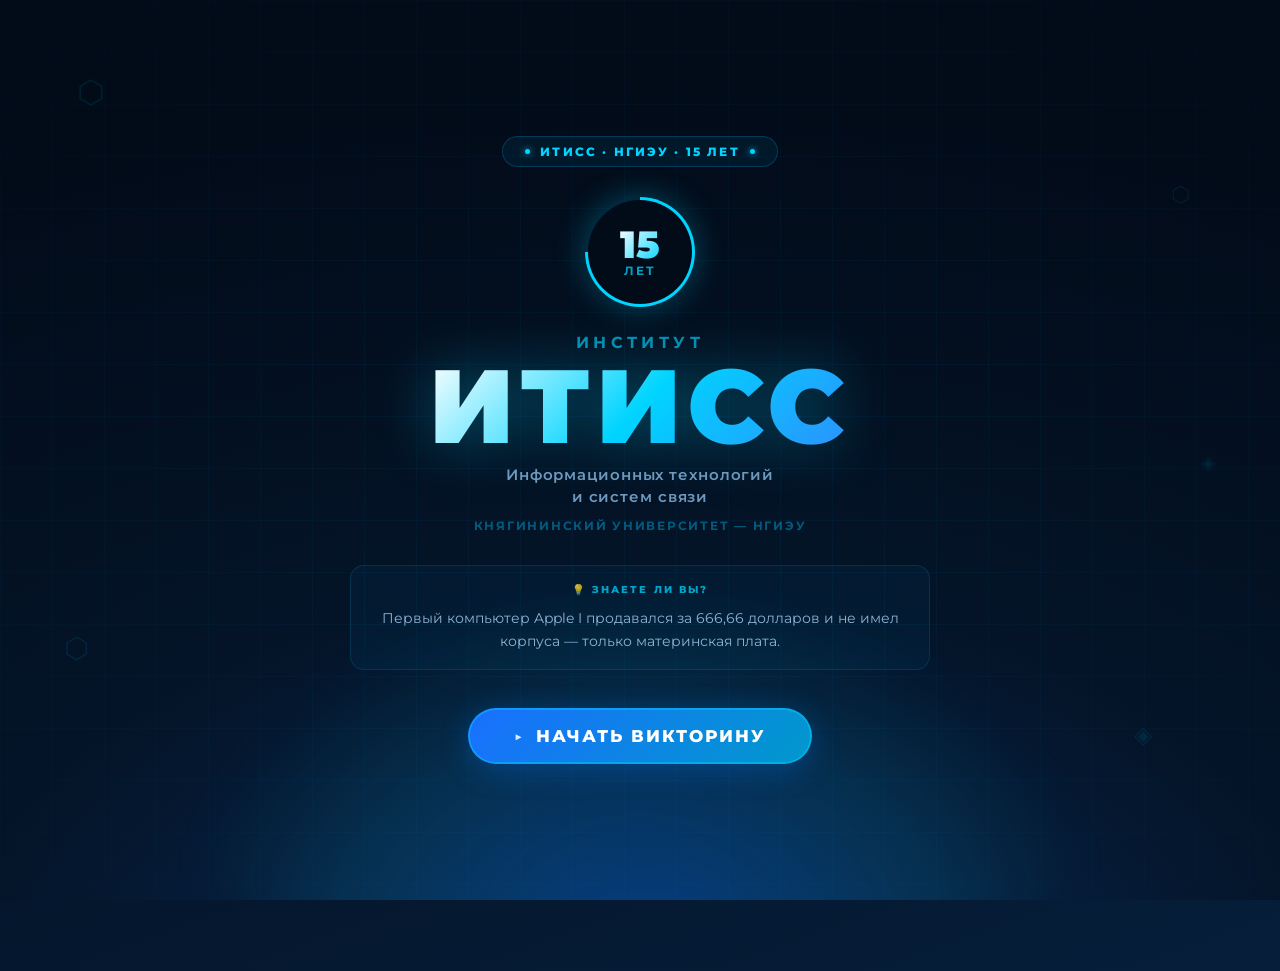
<file: index.html>
<!DOCTYPE html>
<html lang="ru">
<head>
  <meta charset="UTF-8" />
  <meta name="viewport" content="width=device-width, initial-scale=1.0" />
  <title>ИТИСС — Викторина к 15-летию института</title>
  <link rel="preconnect" href="https://fonts.googleapis.com">
  <link rel="preconnect" href="https://fonts.gstatic.com" crossorigin>
  <link href="https://fonts.googleapis.com/css2?family=Montserrat:wght@400;600;700;800;900&family=Share+Tech+Mono&display=swap" rel="stylesheet">
  <link rel="stylesheet" href="styles.css">
</head>
<body>

  <!-- ═══════════ SPLASH ═══════════ -->
  <div id="splash">

    <!-- Электрические сигналы на фоне (до клика) -->
    <div class="splash-signals" id="splashSignals">
      <div class="sig sig--1"></div>
      <div class="sig sig--2"></div>
      <div class="sig sig--3"></div>
      <div class="sig sig--4"></div>
      <div class="sig sig--5"></div>
      <div class="sig sig--6"></div>
      <div class="sig sig--7"></div>
    </div>

    <!-- Сетка / схема на фоне -->
    <div class="splash-grid"></div>
    <div class="splash-glow"></div>

    <!-- Плавающие иконки технологий -->
    <div class="tech-float tf--1">⬡</div>
    <div class="tech-float tf--2">⬡</div>
    <div class="tech-float tf--3">⬡</div>
    <div class="tech-float tf--4">◈</div>
    <div class="tech-float tf--5">◈</div>

    <div class="splash-content">
      <div class="splash-badge">
        <span class="badge-dot"></span>
        ИТИСС · НГИЭУ · 15 лет
        <span class="badge-dot"></span>
      </div>

      <div class="splash-logo-wrap">
        <div class="splash-logo-ring">
          <div class="splash-logo-inner">
            <span class="splash-logo-num">15</span>
            <span class="splash-logo-years">лет</span>
          </div>
        </div>
      </div>

      <h1 class="splash-title">
        <span class="splash-title__top">Институт</span>
        <span class="splash-title__main">ИТиСС</span>
        <span class="splash-title__sub">Информационных технологий<br>и систем связи</span>
      </h1>

      <p class="splash-uni">Княгининский университет — НГИЭУ</p>

      <div class="splash-fact-wrap">
        <div class="splash-fact" id="splashFact">
          <span class="splash-fact-label">💡 Знаете ли вы?</span>
          <span id="factText"></span>
        </div>
      </div>

      <button class="splash-launch" id="launchBtn">
        <span class="launch-icon">▶</span>
        <span class="launch-text">Начать викторину</span>
        <span class="launch-pulse"></span>
      </button>
    </div>
  </div>

  <!-- ═══════════ TRANSITION ═══════════ -->
  <div id="transition" class="transition">
    <div class="t-lines-wrap">
      <div class="t-line tl--1"></div>
      <div class="t-line tl--2"></div>
      <div class="t-line tl--3"></div>
      <div class="t-line tl--4"></div>
      <div class="t-line tl--5"></div>
      <div class="t-line tl--6"></div>
      <div class="t-line tl--7"></div>
      <div class="t-line tl--8"></div>
      <div class="t-line tl--9"></div>
      <div class="t-line tl--10"></div>
      <div class="t-line tl--11"></div>
      <div class="t-line tl--12"></div>
    </div>
    <div class="t-flash"></div>
  </div>

  <!-- ═══════════ GAME ═══════════ -->
  <div id="game-area">

    <!-- Фоновые элементы игровой зоны -->
    <div class="game-grid-bg"></div>
    <div class="game-glow-bg"></div>

    <!-- Тихие сигналы на фоне игры -->
    <div class="game-sig gsig--1"></div>
    <div class="game-sig gsig--2"></div>
    <div class="game-sig gsig--3"></div>

    <main class="app">
      <header class="hero">
        <div class="hero__badge">
          <span class="hero__badge-dot"></span>
          ИТИСС · 15 лет · Викторина
          <span class="hero__badge-dot"></span>
        </div>
        <h1 class="hero__title">Институт ИТиСС</h1>
        <p class="hero__sub">Информационных технологий и систем связи · НГИЭУ</p>
        <div class="hero__divider">
          <span></span>
          <span class="hero__divider-icon">⬡</span>
          <span></span>
        </div>
      </header>

      <section id="teams-section" class="panel teams-panel"></section>
      <section id="board-section" class="panel board-panel"></section>
      <section id="question-overlay" class="question-overlay hidden"></section>
      <section id="final-section" class="panel final-panel hidden"></section>
    </main>
  </div>

  <script src="config.js"></script>
  <script src="splash.js"></script>
  <script src="game.js"></script>
</body>
</html>
</file>
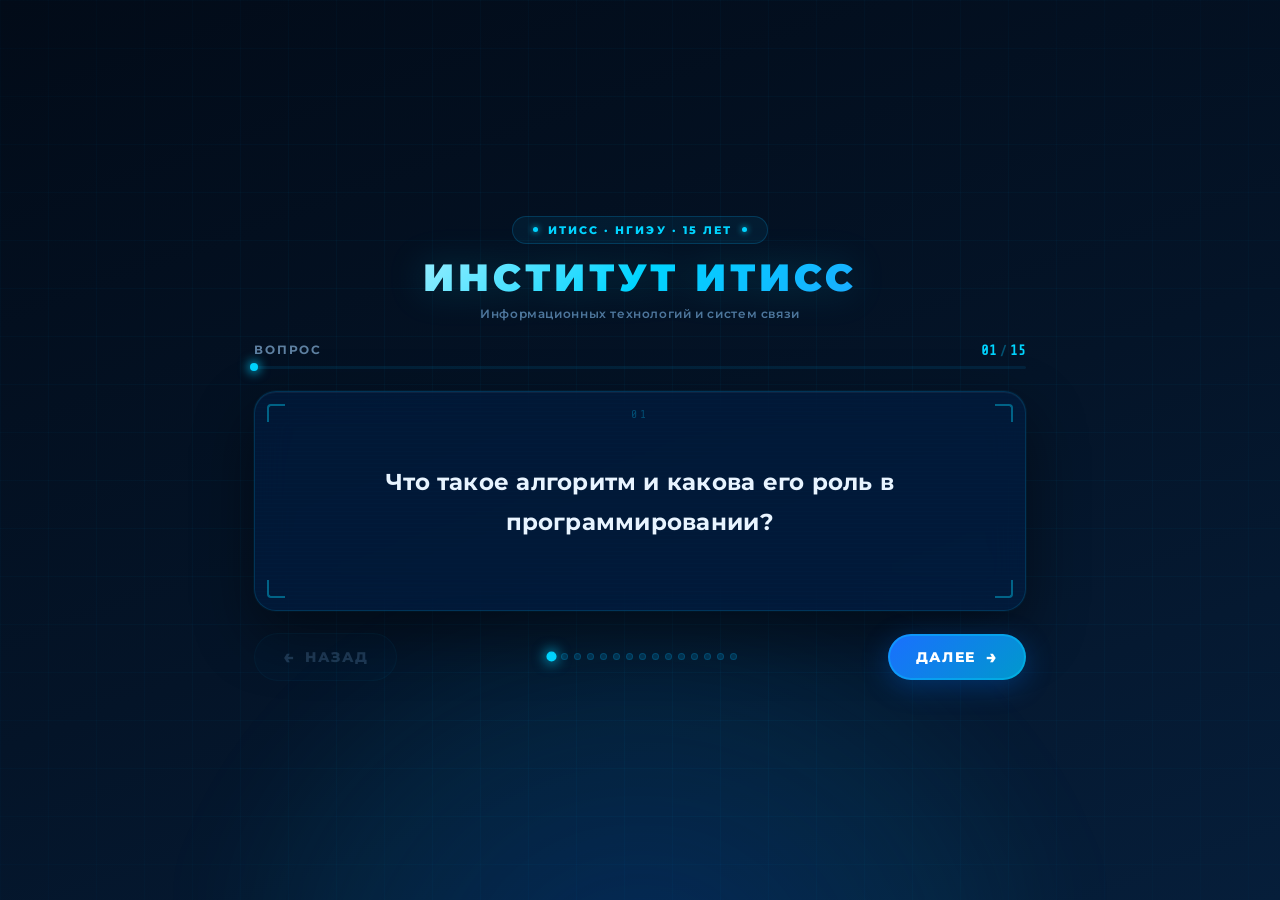
<file: ITISSday/index.html>
<!DOCTYPE html>
<html lang="ru">
<head>
  <meta charset="UTF-8" />
  <meta name="viewport" content="width=device-width, initial-scale=1.0" />
  <title>ИТИСС — Вопросы</title>
  <link rel="preconnect" href="https://fonts.googleapis.com">
  <link rel="preconnect" href="https://fonts.gstatic.com" crossorigin>
  <link href="https://fonts.googleapis.com/css2?family=Montserrat:wght@400;600;700;800;900&family=Share+Tech+Mono&display=swap" rel="stylesheet">
  <link rel="stylesheet" href="styles.css">
</head>
<body>

  <!-- ═══════════ ФОНОВЫЕ ЭЛЕМЕНТЫ ═══════════ -->
  <div class="bg-grid"></div>
  <div class="bg-glow"></div>

  <!-- Фоновые электрические сигналы -->
  <div class="bg-signals">
    <div class="bsig bsig--1"></div>
    <div class="bsig bsig--2"></div>
    <div class="bsig bsig--3"></div>
    <div class="bsig bsig--4"></div>
    <div class="bsig bsig--5"></div>
    <div class="bsig bsig--6"></div>
  </div>

  <!-- ═══════════ TRANSITION OVERLAY ═══════════ -->
  <div id="transition" class="transition">
    <div class="t-lines-wrap" id="tLinesWrap"></div>
    <div class="t-flash"></div>
  </div>

  <!-- ═══════════ ОСНОВНОЙ ЭКРАН ═══════════ -->
  <div class="app" id="app">

    <!-- Шапка -->
    <header class="app-header">
      <div class="header-badge">
        <span class="badge-dot"></span>
        ИТИСС · НГИЭУ · 15 лет
        <span class="badge-dot"></span>
      </div>
      <h1 class="header-title">Институт ИТиСС</h1>
      <p class="header-sub">Информационных технологий и систем связи</p>
    </header>

    <!-- Прогресс -->
    <div class="progress-wrap">
      <div class="progress-meta">
        <span class="progress-label">Вопрос</span>
        <span class="progress-counter">
          <span id="qCurrent" class="mono">1</span>
          <span class="progress-sep">/</span>
          <span id="qTotal"   class="mono">?</span>
        </span>
      </div>
      <div class="progress-bar-track">
        <div class="progress-bar-fill" id="progressFill"></div>
        <div class="progress-bar-glow" id="progressGlow"></div>
      </div>
    </div>

    <!-- Карточка вопроса -->
    <div class="card-wrap">
      <div class="card" id="questionCard">

        <!-- Декоративный угол -->
        <div class="card-corner card-corner--tl"></div>
        <div class="card-corner card-corner--tr"></div>
        <div class="card-corner card-corner--bl"></div>
        <div class="card-corner card-corner--br"></div>

        <!-- Номер вопроса -->
        <div class="card-num" id="cardNum">01</div>

        <!-- Текст вопроса -->
        <div class="card-text" id="cardText">
          Загрузка...
        </div>

        <!-- Сканлайн-декор -->
        <div class="card-scanline"></div>
      </div>
    </div>

    <!-- Навигация -->
    <div class="nav-wrap">

      <!-- Кнопка назад -->
      <button class="nav-btn nav-btn--prev" id="prevBtn" disabled>
        <span class="nav-btn__arrow">←</span>
        <span class="nav-btn__label">Назад</span>
      </button>

      <!-- Центральный индикатор -->
      <div class="nav-dots" id="navDots"></div>

      <!-- Кнопка вперёд -->
      <button class="nav-btn nav-btn--next" id="nextBtn">
        <span class="nav-btn__label">Далее</span>
        <span class="nav-btn__arrow">→</span>
        <span class="nav-btn__pulse"></span>
      </button>

    </div>

    <!-- Экран завершения -->
    <div class="finish-screen hidden" id="finishScreen">
      <div class="finish-icon">⬡</div>
      <div class="finish-title">Все вопросы пройдены</div>
      <div class="finish-sub">Сессия завершена успешно</div>
      <button class="finish-restart" id="restartBtn">
        <span>↺</span> Начать заново
      </button>
    </div>

  </div>

  <script src="questions.js"></script>
  <script src="app.js"></script>
</body>
</html>
</file>
<file: styles.css>
/* ══════════════════════════════════════
   RESET & VARIABLES
   ══════════════════════════════════════ */
* { box-sizing: border-box; margin: 0; padding: 0; }

:root {
  /* Основная палитра — технологичный тёмно-синий */
  --bg-deep:   #020b18;
  --bg-mid:    #041428;
  --bg-top:    #061e3a;

  /* Акценты */
  --cyan:      #00d4ff;
  --cyan-dim:  #0099cc;
  --blue:      #1a6fff;
  --blue-soft: #2d8fff;
  --teal:      #00f5c8;
  --purple:    #7b5fff;
  --gold:      #ffc93c;
  --gold-2:    #ff9f00;
  --green:     #00e676;
  --red:       #ff4560;
  --pink:      #ff5fcb;

  /* UI */
  --card:      rgba(0, 180, 255, 0.05);
  --card-2:    rgba(0, 180, 255, 0.09);
  --border:    rgba(0, 200, 255, 0.15);
  --border-2:  rgba(0, 200, 255, 0.28);
  --text:      #e8f4ff;
  --muted:     rgba(180, 215, 255, 0.60);

  --shadow:    0 20px 55px rgba(0, 0, 0, 0.45);
  --glow-c:    0 0 24px rgba(0, 212, 255, 0.18);
  --radius:    20px;
}

body {
  font-family: "Montserrat", sans-serif;
  background: linear-gradient(160deg, var(--bg-deep), var(--bg-mid), var(--bg-top));
  color: var(--text);
  min-height: 100vh;
  overflow-x: hidden;
}

.hidden { display: none !important; }


/* ══════════════════════════════════════
   SPLASH SCREEN
   ══════════════════════════════════════ */
#splash {
  position: fixed;
  inset: 0;
  z-index: 100;
  display: flex;
  align-items: center;
  justify-content: center;
  background: radial-gradient(ellipse 120% 100% at 50% 110%,
    #0a2a55 0%, #041428 45%, #020b18 100%);
  overflow: hidden;
  transition: opacity 0.55s ease;
}

#splash.hide {
  opacity: 0;
  pointer-events: none;
}

/* ── Сетка на фоне splash ── */
.splash-grid {
  position: absolute;
  inset: 0;
  pointer-events: none;
  background-image:
    linear-gradient(rgba(0, 180, 255, 0.045) 1px, transparent 1px),
    linear-gradient(90deg, rgba(0, 180, 255, 0.045) 1px, transparent 1px);
  background-size: 52px 52px;
  mask-image: radial-gradient(ellipse 90% 90% at 50% 50%, black 30%, transparent 100%);
}

/* ── Свечение снизу splash ── */
.splash-glow {
  position: absolute;
  bottom: -120px;
  left: 50%;
  transform: translateX(-50%);
  width: 900px;
  height: 420px;
  border-radius: 50%;
  background: radial-gradient(ellipse at 50% 80%,
    rgba(0, 120, 255, 0.28) 0%,
    rgba(0, 212, 255, 0.10) 45%,
    transparent 72%);
  filter: blur(28px);
  pointer-events: none;
}

/* ══ ЭЛЕКТРИЧЕСКИЕ СИГНАЛЫ НА SPLASH (до клика) ══
   Горизонтальные "волны" — проходят слева направо
   в разных вертикальных позициях                   */
.splash-signals {
  position: absolute;
  inset: 0;
  pointer-events: none;
  overflow: hidden;
}

/* Базовый стиль сигнала — тонкая горизонтальная черта с ярким "пакетом" */
.sig {
  position: absolute;
  left: -320px;
  height: 1.5px;
  width: 280px;
  border-radius: 1px;
  /* тело сигнала — градиент: нарастает, ярко, спадает */
  background: linear-gradient(
    90deg,
    transparent 0%,
    rgba(0, 180, 255, 0.18) 15%,
    rgba(0, 220, 255, 0.55) 45%,
    rgba(0, 180, 255, 0.18) 75%,
    transparent 100%
  );
  opacity: 0;
  /* дополнительная "искра" на переднем фронте */
}

.sig::after {
  content: '';
  position: absolute;
  right: 0;
  top: 50%;
  transform: translateY(-50%);
  width: 6px;
  height: 6px;
  border-radius: 50%;
  background: rgba(0, 230, 255, 0.80);
  box-shadow: 0 0 8px 3px rgba(0, 210, 255, 0.55);
}

/* Вертикальные позиции и индивидуальные параметры */
.sig--1 { top: 11%;  animation: sig-run 6.5s linear infinite 0.0s; width: 220px; }
.sig--2 { top: 24%;  animation: sig-run 8.2s linear infinite 1.4s; width: 300px; opacity: 0; }
.sig--3 { top: 38%;  animation: sig-run 5.8s linear infinite 3.1s; width: 250px; opacity: 0; }
.sig--4 { top: 52%;  animation: sig-run 7.4s linear infinite 0.7s; width: 190px; opacity: 0; }
.sig--5 { top: 65%;  animation: sig-run 9.0s linear infinite 2.3s; width: 340px; opacity: 0; }
.sig--6 { top: 78%;  animation: sig-run 6.1s linear infinite 4.5s; width: 260px; opacity: 0; }
.sig--7 { top: 88%;  animation: sig-run 7.8s linear infinite 1.9s; width: 210px; opacity: 0; }

@keyframes sig-run {
  0%   { left: -340px; opacity: 0; }
  4%   { opacity: 1; }
  90%  { opacity: 0.7; }
  100% { left: calc(100% + 60px); opacity: 0; }
}

/* ── Плавающие tech-иконки ── */
.tech-float {
  position: absolute;
  font-size: 1.6rem;
  color: rgba(0, 200, 255, 0.10);
  pointer-events: none;
  animation: tf-float 18s ease-in-out infinite;
  user-select: none;
}

.tf--1 { top: 8%;  left: 6%;  animation-duration: 17s; animation-delay: 0s;   font-size: 2rem; }
.tf--2 { top: 20%; right: 7%; animation-duration: 22s; animation-delay: 3s;   font-size: 1.4rem; }
.tf--3 { top: 70%; left: 5%;  animation-duration: 19s; animation-delay: 6s;   font-size: 1.8rem; }
.tf--4 { top: 50%; right: 5%; animation-duration: 24s; animation-delay: 1.5s; font-size: 1.2rem; }
.tf--5 { top: 80%; right: 10%;animation-duration: 16s; animation-delay: 8s;   font-size: 1.5rem; }

@keyframes tf-float {
  0%, 100% { transform: translateY(0) rotate(0deg); }
  33%       { transform: translateY(-16px) rotate(8deg); }
  66%       { transform: translateY(10px) rotate(-6deg); }
}

/* ── Контент splash ── */
.splash-content {
  position: relative;
  z-index: 2;
  text-align: center;
  padding: 24px 20px;
  max-width: 760px;
  width: 100%;
}

/* Badge */
.splash-badge {
  display: inline-flex;
  align-items: center;
  gap: 10px;
  padding: 7px 22px;
  background: rgba(0, 180, 255, 0.07);
  border: 1px solid rgba(0, 180, 255, 0.22);
  border-radius: 999px;
  font-size: 0.75rem;
  font-weight: 800;
  letter-spacing: 0.18em;
  text-transform: uppercase;
  color: var(--cyan);
  margin-bottom: 30px;
  animation: sp-in 0.9s ease 0.1s both;
}

.badge-dot {
  width: 5px;
  height: 5px;
  border-radius: 50%;
  background: var(--cyan);
  box-shadow: 0 0 6px var(--cyan);
  animation: dot-blink 1.6s ease-in-out infinite;
}

@keyframes dot-blink {
  0%, 100% { opacity: 1; }
  50%       { opacity: 0.2; }
}

/* Логотип "15 лет" */
.splash-logo-wrap {
  display: flex;
  justify-content: center;
  margin-bottom: 26px;
  animation: sp-in 0.9s ease 0.25s both;
}

.splash-logo-ring {
  width: 110px;
  height: 110px;
  border-radius: 50%;
  background: conic-gradient(
    var(--cyan) 0deg 270deg,
    rgba(0, 180, 255, 0.12) 270deg 360deg
  );
  padding: 3px;
  box-shadow: 0 0 32px rgba(0, 212, 255, 0.30), inset 0 0 20px rgba(0, 212, 255, 0.08);
  animation: logo-spin 12s linear infinite;
}

@keyframes logo-spin {
  to { transform: rotate(360deg); }
}

.splash-logo-inner {
  width: 100%;
  height: 100%;
  border-radius: 50%;
  background: var(--bg-deep);
  display: flex;
  flex-direction: column;
  align-items: center;
  justify-content: center;
  /* counter-rotate so text stays upright */
  animation: logo-spin-rev 12s linear infinite;
}

@keyframes logo-spin-rev {
  to { transform: rotate(-360deg); }
}

.splash-logo-num {
  font-size: 2.4rem;
  font-weight: 900;
  line-height: 1;
  background: linear-gradient(135deg, #fff, var(--cyan));
  -webkit-background-clip: text;
  -webkit-text-fill-color: transparent;
}

.splash-logo-years {
  font-size: 0.72rem;
  font-weight: 700;
  letter-spacing: 0.18em;
  text-transform: uppercase;
  color: var(--cyan);
  opacity: 0.75;
}

/* Заголовок */
.splash-title {
  display: flex;
  flex-direction: column;
  align-items: center;
  gap: 2px;
  margin-bottom: 10px;
  animation: sp-in 0.9s ease 0.4s both;
}

.splash-title__top {
  font-size: clamp(0.85rem, 2.2vw, 1rem);
  font-weight: 700;
  letter-spacing: 0.28em;
  text-transform: uppercase;
  color: rgba(0, 212, 255, 0.65);
}

.splash-title__main {
  font-size: clamp(3.2rem, 11vw, 6.5rem);
  font-weight: 900;
  letter-spacing: 0.06em;
  line-height: 1;
  text-transform: uppercase;
  background: linear-gradient(135deg, #ffffff 0%, var(--cyan) 50%, var(--blue-soft) 100%);
  -webkit-background-clip: text;
  -webkit-text-fill-color: transparent;
  filter: drop-shadow(0 0 30px rgba(0, 212, 255, 0.35));
}

.splash-title__sub {
  font-size: clamp(0.72rem, 1.8vw, 0.92rem);
  font-weight: 600;
  letter-spacing: 0.06em;
  color: rgba(160, 210, 255, 0.70);
  line-height: 1.5;
  margin-top: 4px;
}

.splash-uni {
  font-size: 0.78rem;
  font-weight: 700;
  letter-spacing: 0.14em;
  text-transform: uppercase;
  color: rgba(0, 200, 255, 0.40);
  margin-bottom: 32px;
  animation: sp-in 0.9s ease 0.55s both;
}

/* Facts */
.splash-fact-wrap {
  min-height: 90px;
  display: flex;
  align-items: center;
  justify-content: center;
  margin-bottom: 38px;
  animation: sp-in 0.9s ease 0.7s both;
}

.splash-fact {
  padding: 16px 22px;
  background: rgba(0, 150, 220, 0.06);
  border: 1px solid rgba(0, 180, 255, 0.14);
  border-radius: 14px;
  font-size: 0.86rem;
  color: rgba(180, 220, 255, 0.78);
  line-height: 1.65;
  max-width: 580px;
  transition: opacity 0.6s ease, transform 0.6s ease;
}

.splash-fact.fading {
  opacity: 0;
  transform: translateY(8px);
}

.splash-fact-label {
  display: block;
  font-size: 0.64rem;
  font-weight: 800;
  letter-spacing: 0.20em;
  text-transform: uppercase;
  color: var(--cyan);
  margin-bottom: 8px;
  opacity: 0.75;
}

/* Кнопка запуска */
.splash-launch {
  position: relative;
  display: inline-flex;
  align-items: center;
  gap: 12px;
  padding: 18px 46px;
  background: linear-gradient(135deg, var(--blue) 0%, var(--cyan-dim) 100%);
  color: #fff;
  font-family: inherit;
  font-size: 1.05rem;
  font-weight: 800;
  letter-spacing: 0.12em;
  text-transform: uppercase;
  border: none;
  border-radius: 60px;
  cursor: pointer;
  overflow: hidden;
  transition: transform 0.28s ease, box-shadow 0.28s ease;
  box-shadow: 0 6px 30px rgba(0, 120, 255, 0.30), 0 0 0 0 rgba(0, 212, 255, 0);
  animation: sp-in 0.9s ease 0.9s both;
}

.splash-launch:hover {
  transform: translateY(-3px) scale(1.03);
  box-shadow: 0 10px 42px rgba(0, 140, 255, 0.40), 0 0 0 6px rgba(0, 212, 255, 0.08);
}

.splash-launch:active {
  transform: translateY(-1px) scale(1.01);
}

.launch-icon {
  font-size: 0.9rem;
  opacity: 0.85;
}

/* Пульсирующее кольцо кнопки */
.launch-pulse {
  position: absolute;
  inset: 0;
  border-radius: 60px;
  border: 2px solid rgba(0, 212, 255, 0.4);
  animation: pulse-ring 2.4s ease-in-out infinite;
  pointer-events: none;
}

@keyframes pulse-ring {
  0%   { transform: scale(1);    opacity: 0.6; }
  60%  { transform: scale(1.06); opacity: 0;   }
  100% { transform: scale(1.06); opacity: 0;   }
}

@keyframes sp-in {
  from { opacity: 0; transform: translateY(20px); }
  to   { opacity: 1; transform: translateY(0); }
}


/* ══════════════════════════════════════
   TRANSITION — ПОЛОСЫ СНИЗУ ВВЕРХ
   ══════════════════════════════════════ */
.transition {
  position: fixed;
  inset: 0;
  z-index: 200;
  pointer-events: none;
  opacity: 0;
  visibility: hidden;
}

.transition.active {
  opacity: 1;
  visibility: visible;
}

/* Обёртка всех полос */
.t-lines-wrap {
  position: absolute;
  inset: 0;
  display: flex;
  align-items: flex-end;    /* полосы "растут" снизу */
  gap: 0;
  overflow: hidden;
}

/* Каждая полоса — вертикальный столбец, заполняется снизу вверх */
.t-line {
  flex: 1;
  height: 0;
  border-radius: 2px 2px 0 0;
  opacity: 0;
}

/* Цвета чередуются — оттенки голубого/синего */
.tl--1  { background: linear-gradient(to top, #00d4ff, #0060cc); }
.tl--2  { background: linear-gradient(to top, #00b8e6, #004fa8); }
.tl--3  { background: linear-gradient(to top, #00e5ff, #007acc); }
.tl--4  { background: linear-gradient(to top, #0099ff, #003d8f); }
.tl--5  { background: linear-gradient(to top, #00cfff, #005ab5); }
.tl--6  { background: linear-gradient(to top, #00d4ff, #006bc2); }
.tl--7  { background: linear-gradient(to top, #22ddff, #0078db); }
.tl--8  { background: linear-gradient(to top, #00b0f0, #0052a0); }
.tl--9  { background: linear-gradient(to top, #00e5ff, #0068b8); }
.tl--10 { background: linear-gradient(to top, #009fdb, #003f80); }
.tl--11 { background: linear-gradient(to top, #00d0f5, #0060b0); }
.tl--12 { background: linear-gradient(to top, #00c8ff, #005ba8); }

/* Анимация каждой полосы запускается с небольшим сдвигом */
.transition.active .tl--1  { animation: tline-up 2.4s cubic-bezier(0.16, 1, 0.3, 1) 0.00s forwards; }
.transition.active .tl--2  { animation: tline-up 2.4s cubic-bezier(0.16, 1, 0.3, 1) 0.04s forwards; }
.transition.active .tl--3  { animation: tline-up 2.4s cubic-bezier(0.16, 1, 0.3, 1) 0.08s forwards; }
.transition.active .tl--4  { animation: tline-up 2.4s cubic-bezier(0.16, 1, 0.3, 1) 0.12s forwards; }
.transition.active .tl--5  { animation: tline-up 2.4s cubic-bezier(0.16, 1, 0.3, 1) 0.06s forwards; }
.transition.active .tl--6  { animation: tline-up 2.4s cubic-bezier(0.16, 1, 0.3, 1) 0.10s forwards; }
.transition.active .tl--7  { animation: tline-up 2.4s cubic-bezier(0.16, 1, 0.3, 1) 0.02s forwards; }
.transition.active .tl--8  { animation: tline-up 2.4s cubic-bezier(0.16, 1, 0.3, 1) 0.14s forwards; }
.transition.active .tl--9  { animation: tline-up 2.4s cubic-bezier(0.16, 1, 0.3, 1) 0.05s forwards; }
.transition.active .tl--10 { animation: tline-up 2.4s cubic-bezier(0.16, 1, 0.3, 1) 0.09s forwards; }
.transition.active .tl--11 { animation: tline-up 2.4s cubic-bezier(0.16, 1, 0.3, 1) 0.03s forwards; }
.transition.active .tl--12 { animation: tline-up 2.4s cubic-bezier(0.16, 1, 0.3, 1) 0.07s forwards; }

@keyframes tline-up {
  0%   { height: 0;    opacity: 0.95; }
  35%  { height: 100%; opacity: 0.95; }
  60%  { height: 100%; opacity: 0.90; }
  100% { height: 100%; opacity: 0;    }
}

/* Общая вспышка при завершении */
.t-flash {
  position: absolute;
  inset: 0;
  background: radial-gradient(ellipse at 50% 50%,
    rgba(0, 220, 255, 0.22) 0%, transparent 65%);
  opacity: 0;
}

.transition.active .t-flash {
  animation: tflash 2.4s ease forwards;
}

@keyframes tflash {
  0%   { opacity: 0; }
  30%  { opacity: 0.8; }
  55%  { opacity: 0.4; }
  100% { opacity: 0; }
}


/* ══════════════════════════════════════
   GAME AREA
   ══════════════════════════════════════ */
#game-area {
  opacity: 0;
  visibility: hidden;
  transition: opacity 0.8s ease, visibility 0.8s ease;
}

#game-area.visible {
  opacity: 1;
  visibility: visible;
}

/* Сетка игровой зоны */
.game-grid-bg {
  position: fixed;
  inset: 0;
  pointer-events: none;
  z-index: 0;
  background-image:
    linear-gradient(rgba(0, 160, 220, 0.028) 1px, transparent 1px),
    linear-gradient(90deg, rgba(0, 160, 220, 0.028) 1px, transparent 1px);
  background-size: 60px 60px;
  opacity: 0.7;
}

.game-glow-bg {
  position: fixed;
  bottom: -160px;
  left: 50%;
  transform: translateX(-50%);
  width: 1000px;
  height: 480px;
  border-radius: 50%;
  background: radial-gradient(ellipse at 50% 80%,
    rgba(0, 90, 200, 0.18) 0%,
    rgba(0, 180, 255, 0.06) 50%,
    transparent 72%);
  filter: blur(40px);
  pointer-events: none;
  z-index: 0;
}

/* Фоновые сигналы игровой зоны — очень тихие */
.game-sig {
  position: fixed;
  height: 1px;
  left: -300px;
  background: linear-gradient(90deg,
    transparent,
    rgba(0, 200, 255, 0.22),
    rgba(0, 200, 255, 0.08),
    transparent);
  pointer-events: none;
  z-index: 0;
  opacity: 0;
  border-radius: 1px;
}

.gsig--1 { top: 22%; width: 220px; animation: gsig-run 14s linear infinite 0s;   }
.gsig--2 { top: 55%; width: 180px; animation: gsig-run 18s linear infinite 5s;   }
.gsig--3 { top: 74%; width: 260px; animation: gsig-run 11s linear infinite 9s;   }

@keyframes gsig-run {
  0%   { left: -300px; opacity: 0; }
  5%   { opacity: 0.5; }
  92%  { opacity: 0.4; }
  100% { left: calc(100% + 80px); opacity: 0; }
}


/* ══════════════════════════════════════
   GAME UI
   ══════════════════════════════════════ */
.app {
  position: relative;
  z-index: 1;
  max-width: 1260px;
  margin: 0 auto;
  padding: 26px 18px 60px;
}

/* ── Hero ── */
.hero {
  text-align: center;
  margin-bottom: 26px;
}

.hero__badge {
  display: inline-flex;
  align-items: center;
  gap: 10px;
  padding: 7px 18px;
  background: rgba(0, 180, 255, 0.07);
  border: 1px solid rgba(0, 180, 255, 0.20);
  border-radius: 999px;
  font-size: 0.72rem;
  font-weight: 800;
  letter-spacing: 0.16em;
  text-transform: uppercase;
  color: var(--cyan);
  margin-bottom: 12px;
}

.hero__badge-dot {
  width: 5px;
  height: 5px;
  border-radius: 50%;
  background: var(--cyan);
  box-shadow: 0 0 5px var(--cyan);
  animation: dot-blink 1.6s ease-in-out infinite;
}

.hero__title {
  font-size: clamp(1.7rem, 5vw, 2.9rem);
  font-weight: 900;
  letter-spacing: 0.10em;
  text-transform: uppercase;
  background: linear-gradient(135deg, #ffffff, var(--cyan), var(--blue-soft));
  -webkit-background-clip: text;
  -webkit-text-fill-color: transparent;
  filter: drop-shadow(0 0 18px rgba(0, 212, 255, 0.22));
}

.hero__sub {
  margin-top: 8px;
  font-size: 0.88rem;
  font-weight: 600;
  letter-spacing: 0.05em;
  color: rgba(140, 200, 255, 0.65);
}

.hero__divider {
  display: flex;
  align-items: center;
  justify-content: center;
  gap: 12px;
  margin-top: 14px;
}

.hero__divider span:first-child,
.hero__divider span:last-child {
  flex: 1;
  max-width: 100px;
  height: 1px;
  background: linear-gradient(to right, transparent, rgba(0, 200, 255, 0.18), transparent);
  display: block;
}

.hero__divider-icon {
  font-size: 1rem;
  color: rgba(0, 200, 255, 0.25);
}

/* ── Panels ── */
.panel {
  background: var(--card);
  border: 1px solid var(--border);
  border-radius: var(--radius);
  backdrop-filter: blur(16px);
  box-shadow: var(--shadow), var(--glow-c);
}

.teams-panel,
.board-panel,
.final-panel {
  padding: 26px;
  margin-bottom: 22px;
}

/* ── Section title ── */
.section-title {
  display: flex;
  align-items: center;
  gap: 12px;
  font-size: 1.35rem;
  font-weight: 800;
  margin-bottom: 18px;
  color: var(--text);
}

.section-title__icon {
  width: 40px;
  height: 40px;
  border-radius: 10px;
  display: inline-flex;
  align-items: center;
  justify-content: center;
  background: linear-gradient(135deg, var(--blue), var(--cyan-dim));
  color: #fff;
  font-size: 1rem;
  box-shadow: 0 4px 14px rgba(0, 120, 255, 0.25);
}

/* ── Team input area ── */
.team-topbar {
  display: flex;
  justify-content: space-between;
  gap: 14px;
  flex-wrap: wrap;
  margin-bottom: 18px;
}

.team-add {
  display: flex;
  gap: 10px;
  flex-wrap: wrap;
}

.team-add input {
  width: 250px;
  max-width: 100%;
  border: 1px solid rgba(0, 180, 255, 0.20);
  background: rgba(0, 150, 220, 0.07);
  color: var(--text);
  border-radius: 12px;
  padding: 12px 14px;
  outline: none;
  font-family: inherit;
  font-size: 0.9rem;
  transition: border-color 0.22s, box-shadow 0.22s;
}

.team-add input::placeholder { color: rgba(140, 200, 255, 0.38); }

.team-add input:focus {
  border-color: var(--cyan);
  box-shadow: 0 0 0 3px rgba(0, 212, 255, 0.10);
}

/* ── Buttons ── */
.btn {
  border: none;
  cursor: pointer;
  border-radius: 12px;
  font-family: inherit;
  font-weight: 700;
  font-size: 0.88rem;
  transition: 0.22s ease;
  letter-spacing: 0.04em;
}

.btn:hover  { opacity: 0.92; transform: translateY(-1px); }
.btn:active { transform: translateY(0); }
.btn:disabled { opacity: 0.4; cursor: not-allowed; transform: none; }

.btn--main {
  background: linear-gradient(135deg, var(--blue), var(--cyan-dim));
  color: #fff;
  padding: 12px 18px;
  box-shadow: 0 4px 16px rgba(0, 100, 255, 0.22);
}

.btn--soft {
  background: rgba(0, 180, 255, 0.08);
  color: var(--text);
  padding: 12px 18px;
  border: 1px solid rgba(0, 180, 255, 0.14);
}

.btn--gold {
  background: linear-gradient(135deg, var(--gold), var(--gold-2));
  color: #1a0e00;
  padding: 12px 18px;
  box-shadow: 0 4px 14px rgba(255, 160, 0, 0.18);
}

.btn--green {
  background: linear-gradient(135deg, #00e676, #00b84d);
  color: #001a0a;
  padding: 13px 18px;
}

.btn--red {
  background: linear-gradient(135deg, #ff6080, #e0304e);
  color: #fff;
  padding: 13px 18px;
}

.btn--purple {
  background: linear-gradient(135deg, var(--purple), var(--pink));
  color: #fff;
  padding: 13px 18px;
}

/* ── Teams grid ── */
.teams-grid {
  display: grid;
  grid-template-columns: repeat(auto-fill, minmax(240px, 1fr));
  gap: 16px;
}

.team-card {
  background: linear-gradient(145deg,
    rgba(0, 160, 255, 0.07),
    rgba(0, 100, 200, 0.03));
  border: 1px solid rgba(0, 180, 255, 0.12);
  border-radius: 18px;
  padding: 18px;
  transition: border-color 0.28s, box-shadow 0.28s;
}

.team-card.active {
  border-color: rgba(0, 212, 255, 0.50);
  box-shadow: 0 0 0 2px rgba(0, 212, 255, 0.15),
              0 14px 32px rgba(0, 0, 0, 0.28);
}

.team-card__name {
  color: var(--cyan);
  font-size: 1rem;
  font-weight: 800;
  margin-bottom: 8px;
  word-break: break-word;
}

.team-card__score {
  font-size: 2.4rem;
  color: var(--gold);
  font-weight: 900;
  margin-bottom: 16px;
  line-height: 1;
  font-family: "Share Tech Mono", monospace;
}

.team-card__actions {
  display: flex;
  gap: 10px;
  margin-bottom: 12px;
}

.team-card__actions .btn { flex: 1; min-height: 40px; }

.team-card__bottom {
  display: flex;
  justify-content: space-between;
  align-items: center;
  gap: 10px;
}

.team-select-btn { flex: 1; }

.team-remove-btn {
  background: transparent;
  border: none;
  color: rgba(180, 215, 255, 0.30);
  cursor: pointer;
  font-family: inherit;
  font-size: 0.82rem;
  transition: color 0.2s;
}

.team-remove-btn:hover { color: var(--red); }

.empty-state {
  color: var(--muted);
  text-align: center;
  padding: 30px 12px;
  font-size: 0.92rem;
}

/* ── Round status ── */
.round-status {
  display: flex;
  justify-content: space-between;
  align-items: center;
  gap: 14px;
  flex-wrap: wrap;
  margin-bottom: 20px;
  padding: 14px 18px;
  border-radius: 14px;
  background: rgba(0, 150, 220, 0.05);
  border: 1px solid rgba(0, 180, 255, 0.10);
}

.round-status__left {
  display: flex;
  flex-direction: column;
  gap: 5px;
}

.round-status__label {
  color: var(--muted);
  font-size: 0.76rem;
  letter-spacing: 0.16em;
  text-transform: uppercase;
}

.round-status__title {
  font-size: 1.28rem;
  font-weight: 800;
  color: var(--text);
}

.round-status__right {
  display: flex;
  align-items: center;
  gap: 12px;
  flex-wrap: wrap;
  color: var(--muted);
  font-size: 0.88rem;
}

/* ── Game board ── */
.round-accordion {
  overflow: hidden;
  border-radius: 16px;
  border: 1px solid rgba(0, 180, 255, 0.09);
  background: rgba(0, 120, 200, 0.03);
}

.round-accordion__body { padding: 16px; }

.game-board {
  display: flex;
  flex-direction: column;
  gap: 12px;
}

.theme-row {
  display: flex;
  gap: 12px;
  align-items: stretch;
}

.theme-title {
  width: 180px;
  min-width: 180px;
  min-height: 110px;
  background: linear-gradient(135deg,
    rgba(0, 120, 220, 0.14),
    rgba(0, 180, 255, 0.08));
  border: 1px solid rgba(0, 180, 255, 0.20);
  border-radius: 14px;
  padding: 14px 12px;
  display: flex;
  align-items: center;
  justify-content: center;
  font-weight: 800;
  font-size: 0.88rem;
  color: var(--cyan);
  text-align: center;
  line-height: 1.4;
}

.theme-cells {
  display: flex;
  flex: 1;
  gap: 12px;
}

.question-cell {
  flex: 1;
  min-height: 110px;
  background: linear-gradient(145deg,
    rgba(255, 200, 60, 0.08),
    rgba(255, 160, 0, 0.03));
  border: 1px solid rgba(255, 200, 60, 0.18);
  border-radius: 14px;
  padding: 12px 10px;
  display: flex;
  flex-direction: column;
  justify-content: center;
  align-items: center;
  gap: 10px;
  text-align: center;
  transition: border-color 0.22s, box-shadow 0.22s;
}

.question-cell:hover:not(.question-cell--used) {
  border-color: rgba(255, 200, 60, 0.38);
  box-shadow: 0 0 18px rgba(255, 200, 60, 0.07);
}

.question-cell--used {
  opacity: 0.28;
  pointer-events: none;
  background: rgba(255,255,255,0.02);
  border-color: rgba(255,255,255,0.04);
}

.question-cell__price {
  font-size: 1.7rem;
  color: var(--gold);
  font-weight: 900;
  font-family: "Share Tech Mono", monospace;
}

.question-cell__play {
  min-width: 90px;
  padding: 8px 12px;
  font-size: 0.76rem;
  letter-spacing: 0.08em;
  text-transform: uppercase;
}

.board-hint {
  margin-top: 16px;
  color: var(--muted);
  text-align: center;
  font-size: 0.90rem;
}

.board-hint strong { color: var(--gold); }

/* ── Question overlay ── */
.question-overlay {
  position: fixed;
  inset: 0;
  z-index: 20;
  background: rgba(2, 10, 25, 0.78);
  backdrop-filter: blur(12px);
  display: flex;
  align-items: center;
  justify-content: center;
  padding: 24px;
}

.question-modal {
  width: 100%;
  max-width: 880px;
  background: linear-gradient(145deg,
    rgba(4, 20, 48, 0.97),
    rgba(2, 11, 28, 0.99));
  border: 1px solid rgba(0, 200, 255, 0.16);
  border-radius: 26px;
  box-shadow: 0 28px 70px rgba(0, 0, 0, 0.5),
              0 0 60px rgba(0, 180, 255, 0.06);
  padding: 36px 32px 30px;
}

.question-modal__top {
  text-align: center;
  margin-bottom: 26px;
}

.question-modal__theme {
  color: var(--cyan);
  text-transform: uppercase;
  letter-spacing: 0.20em;
  font-size: 0.80rem;
  font-weight: 700;
  margin-bottom: 10px;
  opacity: 0.80;
}

.question-modal__price {
  color: var(--gold);
  font-size: 3.2rem;
  font-weight: 900;
  margin-bottom: 14px;
  font-family: "Share Tech Mono", monospace;
  filter: drop-shadow(0 0 14px rgba(255, 190, 0, 0.25));
}

.question-modal__team {
  display: inline-flex;
  gap: 8px;
  align-items: center;
  padding: 8px 16px;
  background: rgba(0, 180, 255, 0.07);
  border-radius: 999px;
  border: 1px solid rgba(0, 180, 255, 0.12);
  font-size: 0.90rem;
  color: var(--muted);
}

.question-modal__team strong { color: #fff; }

.question-modal__text {
  text-align: center;
  font-size: 1.42rem;
  line-height: 1.65;
  font-weight: 700;
  margin-bottom: 26px;
  color: var(--text);
}

.answer-box {
  display: none;
  margin-bottom: 26px;
  text-align: center;
  background: rgba(0, 230, 118, 0.07);
  border: 1px solid rgba(0, 230, 118, 0.24);
  color: #a0f5d0;
  border-radius: 14px;
  padding: 18px 16px;
  font-size: 1.15rem;
  font-weight: 700;
}

.answer-box.visible { display: block; }

.question-actions {
  display: grid;
  grid-template-columns: repeat(2, 1fr);
  gap: 12px;
}

.question-actions .btn {
  min-height: 52px;
  font-size: 0.96rem;
}

/* ── Final ── */
.final-panel { text-align: center; }

.final-title {
  font-size: 2.1rem;
  font-weight: 900;
  margin-bottom: 10px;
  background: linear-gradient(135deg, #fff, var(--cyan));
  -webkit-background-clip: text;
  -webkit-text-fill-color: transparent;
}

.final-subtitle {
  color: var(--muted);
  margin-bottom: 28px;
  font-size: 0.92rem;
}

.leaderboard {
  max-width: 780px;
  margin: 0 auto;
  display: flex;
  flex-direction: column;
  gap: 14px;
}

.leaderboard-item {
  display: grid;
  grid-template-columns: 80px 1fr 160px;
  gap: 14px;
  align-items: center;
  padding: 18px 22px;
  border-radius: 18px;
  background: linear-gradient(145deg,
    rgba(0, 160, 255, 0.07),
    rgba(0, 100, 200, 0.03));
  border: 1px solid rgba(0, 180, 255, 0.10);
}

.leaderboard-item--1 {
  border-color: rgba(255, 200, 60, 0.42);
  box-shadow: 0 0 0 1px rgba(255, 200, 60, 0.15),
              0 8px 28px rgba(255, 200, 60, 0.06);
}

.leaderboard-place {
  font-size: 1.9rem;
  font-weight: 900;
  color: var(--gold);
  font-family: "Share Tech Mono", monospace;
}

.leaderboard-name {
  text-align: left;
  font-size: 1.05rem;
  font-weight: 800;
  color: var(--cyan);
  word-break: break-word;
}

.leaderboard-score {
  font-size: 1.65rem;
  font-weight: 900;
  color: #fff;
  font-family: "Share Tech Mono", monospace;
  text-align: right;
}


/* ══════════════════════════════════════
   RESPONSIVE
   ══════════════════════════════════════ */
@media (max-width: 900px) {
  .theme-row      { flex-direction: column; }
  .theme-title    { width: 100%; min-width: 100%; }
  .theme-cells    { flex-wrap: wrap; }
  .question-cell  { min-width: calc(50% - 6px); flex: unset; }
  .question-actions { grid-template-columns: 1fr; }
}

@media (max-width: 640px) {
  .app            { padding: 14px 12px 44px; }
  .teams-panel,
  .board-panel,
  .final-panel    { padding: 18px; }
  .team-add       { width: 100%; }
  .team-add input,
  .team-add .btn  { width: 100%; }
  .question-modal { padding: 24px 16px 20px; }
  .question-modal__text  { font-size: 1.12rem; }
  .question-modal__price { font-size: 2.4rem; }
  .leaderboard-item {
    grid-template-columns: 52px 1fr 90px;
    gap: 10px;
    padding: 14px;
  }
  .leaderboard-score { font-size: 1.2rem; }
  .splash-logo-ring  { width: 86px; height: 86px; }
  .splash-logo-num   { font-size: 1.9rem; }
  .splash-launch     { padding: 16px 32px; font-size: 0.92rem; }
}
</file>
<file: ITISSday/styles.css>
/* ══════════════════════════════════════
   RESET & VARIABLES
   ══════════════════════════════════════ */
*, *::before, *::after {
  box-sizing: border-box;
  margin: 0;
  padding: 0;
}

:root {
  --bg-deep:    #020b18;
  --bg-mid:     #041428;
  --bg-top:     #061e3a;

  --cyan:       #00d4ff;
  --cyan-dim:   #0099cc;
  --blue:       #1a6fff;
  --blue-soft:  #2d8fff;
  --teal:       #00f5c8;
  --purple:     #7b5fff;
  --gold:       #ffc93c;
  --gold-2:     #ff9f00;
  --green:      #00e676;
  --red:        #ff4560;

  --card-bg:    rgba(0, 30, 70, 0.55);
  --border:     rgba(0, 200, 255, 0.16);
  --border-2:   rgba(0, 200, 255, 0.32);
  --text:       #e8f4ff;
  --muted:      rgba(160, 210, 255, 0.58);

  --radius:     22px;
  --radius-sm:  14px;
}

body {
  font-family: "Montserrat", sans-serif;
  background: linear-gradient(160deg, var(--bg-deep) 0%, var(--bg-mid) 55%, var(--bg-top) 100%);
  color: var(--text);
  min-height: 100vh;
  display: flex;
  align-items: center;
  justify-content: center;
  overflow: hidden; /* фиксируем высоту — всё на одном экране */
}

.hidden { display: none !important; }
.mono   { font-family: "Share Tech Mono", monospace; }


/* ══════════════════════════════════════
   ФОН — СЕТКА + СВЕЧЕНИЕ
   ══════════════════════════════════════ */
.bg-grid {
  position: fixed;
  inset: 0;
  pointer-events: none;
  z-index: 0;
  background-image:
    linear-gradient(rgba(0, 180, 255, 0.038) 1px, transparent 1px),
    linear-gradient(90deg, rgba(0, 180, 255, 0.038) 1px, transparent 1px);
  background-size: 48px 48px;
  mask-image: radial-gradient(ellipse 100% 100% at 50% 50%, black 30%, transparent 100%);
}

.bg-glow {
  position: fixed;
  bottom: -180px;
  left: 50%;
  transform: translateX(-50%);
  width: 900px;
  height: 500px;
  border-radius: 50%;
  background: radial-gradient(ellipse at 50% 80%,
    rgba(0, 100, 220, 0.22) 0%,
    rgba(0, 180, 255, 0.07) 48%,
    transparent 72%);
  filter: blur(36px);
  pointer-events: none;
  z-index: 0;
}

/* ══════════════════════════════════════
   ФОНОВЫЕ СИГНАЛЫ
   ══════════════════════════════════════ */
.bg-signals {
  position: fixed;
  inset: 0;
  pointer-events: none;
  z-index: 0;
  overflow: hidden;
}

.bsig {
  position: absolute;
  height: 1px;
  left: -400px;
  border-radius: 1px;
  background: linear-gradient(
    90deg,
    transparent,
    rgba(0, 200, 255, 0.16),
    rgba(0, 220, 255, 0.42),
    rgba(0, 200, 255, 0.16),
    transparent
  );
  opacity: 0;
}

.bsig::after {
  content: '';
  position: absolute;
  right: 0;
  top: 50%;
  transform: translateY(-50%);
  width: 5px;
  height: 5px;
  border-radius: 50%;
  background: rgba(0, 230, 255, 0.72);
  box-shadow: 0 0 7px 2px rgba(0, 210, 255, 0.50);
}

.bsig--1 { top:  9%; width: 200px; animation: bsig-run 8.0s linear infinite 0.0s; }
.bsig--2 { top: 22%; width: 280px; animation: bsig-run 11s  linear infinite 2.4s; }
.bsig--3 { top: 38%; width: 160px; animation: bsig-run 7.5s linear infinite 1.1s; }
.bsig--4 { top: 56%; width: 240px; animation: bsig-run 9.8s linear infinite 3.7s; }
.bsig--5 { top: 71%; width: 190px; animation: bsig-run 10s  linear infinite 5.2s; }
.bsig--6 { top: 84%; width: 320px; animation: bsig-run 12s  linear infinite 0.8s; }

@keyframes bsig-run {
  0%   { left: -400px; opacity: 0; }
  4%   { opacity: 1; }
  92%  { opacity: 0.7; }
  100% { left: calc(100% + 100px); opacity: 0; }
}


/* ══════════════════════════════════════
   TRON TRANSITION OVERLAY
   ══════════════════════════════════════ */
.transition {
  position: fixed;
  inset: 0;
  z-index: 300;
  pointer-events: none;
  opacity: 0;
  visibility: hidden;
}

.transition.active {
  opacity: 1;
  visibility: visible;
}

.t-lines-wrap {
  position: absolute;
  inset: 0;
  overflow: hidden;
}

/* Базовая линия */
.t-line {
  position: absolute;
  top: 0;
  height: 100%;
  background: rgba(0, 200, 255, 0.06);
  opacity: 0;
  transition: none;
}

/* Импульс ::before — основной */
.t-line::before {
  content: '';
  position: absolute;
  left: 0;
  width: 100%;
  height: 140px;
  border-radius: 2px;
  background: linear-gradient(
    to bottom,
    transparent          0%,
    rgba(0,210,255,0.04) 8%,
    rgba(0,225,255,0.60) 38%,
    rgba(160,245,255,calc(var(--br, 0.9))) 50%,
    rgba(0,225,255,0.60) 62%,
    rgba(0,210,255,0.04) 92%,
    transparent          100%
  );
  filter: blur(0.6px);
  box-shadow: 0 0 8px 2px rgba(0, 220, 255, 0.35);
}

/* Импульс ::after — вторичный, тянется следом */
.t-line::after {
  content: '';
  position: absolute;
  left: 0;
  width: 100%;
  height: 70px;
  background: linear-gradient(
    to bottom,
    transparent          0%,
    rgba(0,190,255,0.25) 40%,
    rgba(0,190,255,0.25) 60%,
    transparent          100%
  );
  filter: blur(0.3px);
}

/* ── Анимация линии (fade) ── */
.tl-up,
.tl-down {
  animation: tline-fade var(--dur, 0.7s) ease var(--delay, 0s) forwards;
}

@keyframes tline-fade {
  0%   { opacity: 0; }
  10%  { opacity: 1; }
  75%  { opacity: 0.85; }
  100% { opacity: 0; }
}

/* ── Движение импульсов ВВЕРХ ── */
.tl-up::before {
  top: 110%;
  animation: pulse-up var(--dur, 0.7s) cubic-bezier(0.25, 0, 0.15, 1)
             var(--delay, 0s) forwards;
}

.tl-up::after {
  top: 110%;
  animation: pulse-up calc(var(--dur, 0.7s) * 1.22)
             cubic-bezier(0.25, 0, 0.15, 1)
             calc(var(--delay, 0s) + 0.08s) forwards;
  opacity: 0.5;
}

@keyframes pulse-up {
  0%   { transform: translateY(0);      opacity: 0; }
  5%   { opacity: 1; }
  92%  { opacity: 0.6; }
  100% { transform: translateY(-140vh); opacity: 0; }
}

/* ── Движение импульсов ВНИЗ ── */
.tl-down::before {
  top: -140px;
  animation: pulse-down var(--dur, 0.7s) cubic-bezier(0.25, 0, 0.15, 1)
             var(--delay, 0s) forwards;
}

.tl-down::after {
  top: -140px;
  animation: pulse-down calc(var(--dur, 0.7s) * 1.22)
             cubic-bezier(0.25, 0, 0.15, 1)
             calc(var(--delay, 0s) + 0.08s) forwards;
  opacity: 0.5;
}

@keyframes pulse-down {
  0%   { transform: translateY(0);     opacity: 0; }
  5%   { opacity: 1; }
  92%  { opacity: 0.6; }
  100% { transform: translateY(140vh); opacity: 0; }
}

/* Вспышка */
.t-flash {
  position: absolute;
  inset: 0;
  background: radial-gradient(
    ellipse 70% 50% at 50% 50%,
    rgba(0, 220, 255, 0.16) 0%,
    transparent 65%
  );
  opacity: 0;
}

.transition.active .t-flash {
  animation: tflash 0.9s ease forwards;
}

@keyframes tflash {
  0%   { opacity: 0; }
  30%  { opacity: 1; }
  60%  { opacity: 0.45; }
  100% { opacity: 0; }
}


/* ══════════════════════════════════════
   APP LAYOUT
   ══════════════════════════════════════ */
.app {
  position: relative;
  z-index: 1;
  width: 100%;
  max-width: 820px;
  padding: 28px 24px 32px;
  display: flex;
  flex-direction: column;
  gap: 22px;
  min-height: 100vh;
  justify-content: center;
}


/* ══════════════════════════════════════
   ШАПКА
   ══════════════════════════════════════ */
.app-header {
  text-align: center;
}

.header-badge {
  display: inline-flex;
  align-items: center;
  gap: 10px;
  padding: 6px 20px;
  background: rgba(0, 180, 255, 0.07);
  border: 1px solid rgba(0, 180, 255, 0.20);
  border-radius: 999px;
  font-size: 0.70rem;
  font-weight: 800;
  letter-spacing: 0.18em;
  text-transform: uppercase;
  color: var(--cyan);
  margin-bottom: 10px;
}

.badge-dot {
  width: 5px;
  height: 5px;
  border-radius: 50%;
  background: var(--cyan);
  box-shadow: 0 0 6px var(--cyan);
  animation: dot-blink 1.6s ease-in-out infinite;
}

@keyframes dot-blink {
  0%, 100% { opacity: 1; }
  50%       { opacity: 0.18; }
}

.header-title {
  font-size: clamp(1.5rem, 4.5vw, 2.4rem);
  font-weight: 900;
  letter-spacing: 0.10em;
  text-transform: uppercase;
  background: linear-gradient(135deg, #ffffff, var(--cyan), var(--blue-soft));
  -webkit-background-clip: text;
  -webkit-text-fill-color: transparent;
  filter: drop-shadow(0 0 18px rgba(0, 212, 255, 0.20));
}

.header-sub {
  margin-top: 5px;
  font-size: 0.78rem;
  font-weight: 600;
  letter-spacing: 0.05em;
  color: rgba(140, 200, 255, 0.55);
}


/* ══════════════════════════════════════
   ПРОГРЕСС
   ══════════════════════════════════════ */
.progress-wrap {
  display: flex;
  flex-direction: column;
  gap: 8px;
}

.progress-meta {
  display: flex;
  justify-content: space-between;
  align-items: center;
}

.progress-label {
  font-size: 0.72rem;
  font-weight: 700;
  letter-spacing: 0.16em;
  text-transform: uppercase;
  color: var(--muted);
}

.progress-counter {
  font-size: 0.88rem;
  font-weight: 700;
  color: var(--cyan);
  display: flex;
  align-items: center;
  gap: 4px;
}

.progress-sep {
  color: rgba(0, 200, 255, 0.35);
  font-size: 0.78rem;
}

.progress-bar-track {
  position: relative;
  width: 100%;
  height: 3px;
  background: rgba(0, 180, 255, 0.10);
  border-radius: 999px;
  overflow: visible;
}

.progress-bar-fill {
  height: 100%;
  background: linear-gradient(90deg, var(--blue), var(--cyan));
  border-radius: 999px;
  transition: width 0.6s cubic-bezier(0.4, 0, 0.2, 1);
  box-shadow: 0 0 8px rgba(0, 212, 255, 0.35);
}

/* Светящаяся точка на конце прогресса */
.progress-bar-glow {
  position: absolute;
  top: 50%;
  transform: translate(-50%, -50%);
  width: 8px;
  height: 8px;
  border-radius: 50%;
  background: var(--cyan);
  box-shadow: 0 0 10px 3px rgba(0, 212, 255, 0.55);
  transition: left 0.6s cubic-bezier(0.4, 0, 0.2, 1);
  pointer-events: none;
}


/* ══════════════════════════════════════
   КАРТОЧКА ВОПРОСА
   ══════════════════════════════════════ */
.card-wrap {
  perspective: 1200px;
}

.card {
  position: relative;
  background: var(--card-bg);
  border: 1px solid var(--border);
  border-radius: var(--radius);
  padding: 42px 36px 38px;
  backdrop-filter: blur(18px);
  box-shadow:
    0 24px 60px rgba(0, 0, 0, 0.45),
    0 0 0 1px rgba(0, 200, 255, 0.06),
    inset 0 1px 0 rgba(255, 255, 255, 0.05);
  min-height: 220px;
  display: flex;
  align-items: center;
  justify-content: center;
  overflow: hidden;

  /* Анимации входа/выхода */
  transition: transform 0.45s cubic-bezier(0.4, 0, 0.2, 1),
              opacity   0.45s ease;
}

/* ── Декоративные угловые уголки ── */
.card-corner {
  position: absolute;
  width: 18px;
  height: 18px;
  pointer-events: none;
}

.card-corner--tl { top: 12px;  left: 12px;  border-top: 2px solid var(--cyan); border-left: 2px solid var(--cyan); border-radius: 4px 0 0 0; opacity: 0.4; }
.card-corner--tr { top: 12px;  right: 12px; border-top: 2px solid var(--cyan); border-right: 2px solid var(--cyan); border-radius: 0 4px 0 0; opacity: 0.4; }
.card-corner--bl { bottom: 12px; left: 12px; border-bottom: 2px solid var(--cyan); border-left: 2px solid var(--cyan); border-radius: 0 0 0 4px; opacity: 0.4; }
.card-corner--br { bottom: 12px; right: 12px; border-bottom: 2px solid var(--cyan); border-right: 2px solid var(--cyan); border-radius: 0 0 4px 0; opacity: 0.4; }

/* ── Номер вопроса ── */
.card-num {
  position: absolute;
  top: 16px;
  left: 50%;
  transform: translateX(-50%);
  font-family: "Share Tech Mono", monospace;
  font-size: 0.72rem;
  font-weight: 400;
  letter-spacing: 0.22em;
  color: rgba(0, 200, 255, 0.30);
  user-select: none;
}

/* ── Текст вопроса ── */
.card-text {
  font-size: clamp(1.05rem, 2.8vw, 1.45rem);
  font-weight: 700;
  line-height: 1.70;
  text-align: center;
  color: var(--text);
  max-width: 660px;
  letter-spacing: 0.01em;
  z-index: 1;
}

/* ── Сканлайн-эффект ── */
.card-scanline {
  position: absolute;
  inset: 0;
  pointer-events: none;
  background: repeating-linear-gradient(
    to bottom,
    transparent,
    transparent 3px,
    rgba(0, 180, 255, 0.012) 3px,
    rgba(0, 180, 255, 0.012) 4px
  );
  border-radius: var(--radius);
  z-index: 0;
}

/* ── Анимации входа карточки ── */
.card--enter-right {
  animation: enter-right 0.45s cubic-bezier(0.4, 0, 0.2, 1) forwards;
}

.card--enter-left {
  animation: enter-left 0.45s cubic-bezier(0.4, 0, 0.2, 1) forwards;
}

@keyframes enter-right {
  from { opacity: 0; transform: translateX(40px) scale(0.97); }
  to   { opacity: 1; transform: translateX(0)    scale(1); }
}

@keyframes enter-left {
  from { opacity: 0; transform: translateX(-40px) scale(0.97); }
  to   { opacity: 1; transform: translateX(0)     scale(1); }
}


/* ══════════════════════════════════════
   НАВИГАЦИЯ
   ══════════════════════════════════════ */
.nav-wrap {
  display: flex;
  align-items: center;
  justify-content: space-between;
  gap: 16px;
}

/* ── Кнопки навигации ── */
.nav-btn {
  position: relative;
  display: inline-flex;
  align-items: center;
  gap: 10px;
  padding: 14px 28px;
  border: none;
  border-radius: 50px;
  font-family: inherit;
  font-size: 0.88rem;
  font-weight: 800;
  letter-spacing: 0.10em;
  text-transform: uppercase;
  cursor: pointer;
  overflow: hidden;
  transition: transform 0.22s ease, box-shadow 0.22s ease, opacity 0.22s ease;
}

.nav-btn--prev {
  background: rgba(0, 180, 255, 0.08);
  color: rgba(140, 200, 255, 0.70);
  border: 1px solid rgba(0, 180, 255, 0.14);
}

.nav-btn--prev:hover:not(:disabled) {
  background: rgba(0, 180, 255, 0.14);
  color: var(--cyan);
  transform: translateY(-2px);
}

.nav-btn--next {
  background: linear-gradient(135deg, var(--blue), var(--cyan-dim));
  color: #fff;
  box-shadow: 0 6px 28px rgba(0, 120, 255, 0.30);
}

.nav-btn--next:hover:not(:disabled) {
  transform: translateY(-3px);
  box-shadow: 0 10px 38px rgba(0, 140, 255, 0.42);
}

.nav-btn--next:active:not(:disabled) {
  transform: translateY(-1px);
}

.nav-btn:disabled {
  opacity: 0.28;
  cursor: not-allowed;
}

.nav-btn__arrow {
  font-size: 1.1rem;
  line-height: 1;
}

/* Пульсирующее кольцо на кнопке "Далее" */
.nav-btn__pulse {
  position: absolute;
  inset: 0;
  border-radius: 50px;
  border: 2px solid rgba(0, 212, 255, 0.35);
  animation: nav-pulse 2.2s ease-in-out infinite;
  pointer-events: none;
}

@keyframes nav-pulse {
  0%   { transform: scale(1);    opacity: 0.55; }
  55%  { transform: scale(1.07); opacity: 0; }
  100% { transform: scale(1.07); opacity: 0; }
}

/* ── Точки-индикаторы ── */
.nav-dots {
  display: flex;
  align-items: center;
  gap: 6px;
  flex-wrap: wrap;
  justify-content: center;
  max-width: 240px;
}

.nav-dot {
  width: 7px;
  height: 7px;
  border-radius: 50%;
  background: rgba(0, 180, 255, 0.18);
  border: 1px solid rgba(0, 180, 255, 0.22);
  cursor: pointer;
  transition: background 0.28s, transform 0.28s, box-shadow 0.28s;
  flex-shrink: 0;
}

.nav-dot.visited {
  background: rgba(0, 180, 255, 0.38);
  border-color: rgba(0, 180, 255, 0.40);
}

.nav-dot.active {
  background: var(--cyan);
  border-color: var(--cyan);
  transform: scale(1.45);
  box-shadow: 0 0 8px 2px rgba(0, 212, 255, 0.50);
}

.nav-dot:hover:not(.active) {
  background: rgba(0, 200, 255, 0.45);
  transform: scale(1.2);
}


/* ══════════════════════════════════════
   ФИНАЛЬНЫЙ ЭКРАН
   ══════════════════════════════════════ */
.finish-screen {
  position: absolute;
  inset: 0;
  display: flex;
  flex-direction: column;
  align-items: center;
  justify-content: center;
  gap: 16px;
  text-align: center;
  padding: 40px 24px;
  z-index: 2;
}

.finish-icon {
  font-size: 3.5rem;
  color: var(--cyan);
  opacity: 0.60;
  animation: finish-spin 12s linear infinite;
  filter: drop-shadow(0 0 16px rgba(0, 212, 255, 0.40));
}

@keyframes finish-spin {
  to { transform: rotate(360deg); }
}

.finish-title {
  font-size: clamp(1.4rem, 4vw, 2rem);
  font-weight: 900;
  letter-spacing: 0.08em;
  background: linear-gradient(135deg, #fff, var(--cyan));
  -webkit-background-clip: text;
  -webkit-text-fill-color: transparent;
}

.finish-sub {
  font-size: 0.88rem;
  font-weight: 600;
  color: var(--muted);
  letter-spacing: 0.06em;
}

.finish-restart {
  display: inline-flex;
  align-items: center;
  gap: 10px;
  margin-top: 10px;
  padding: 14px 34px;
  background: linear-gradient(135deg, var(--blue), var(--cyan-dim));
  color: #fff;
  font-family: inherit;
  font-size: 0.92rem;
  font-weight: 800;
  letter-spacing: 0.12em;
  text-transform: uppercase;
  border: none;
  border-radius: 50px;
  cursor: pointer;
  box-shadow: 0 6px 28px rgba(0, 120, 255, 0.28);
  transition: transform 0.22s, box-shadow 0.22s;
}

.finish-restart:hover {
  transform: translateY(-3px);
  box-shadow: 0 10px 38px rgba(0, 140, 255, 0.40);
}


/* ══════════════════════════════════════
   RESPONSIVE
   ══════════════════════════════════════ */
@media (max-width: 600px) {
  .app           { padding: 20px 16px 24px; gap: 18px; }
  .card          { padding: 36px 20px 30px; min-height: 190px; }
  .card-text     { font-size: 1rem; }
  .nav-btn       { padding: 12px 20px; font-size: 0.80rem; }
  .nav-btn__label { display: none; }
  .nav-btn--next,
  .nav-btn--prev { padding: 13px 20px; }
  .nav-dots      { max-width: 160px; gap: 5px; }
  .nav-dot       { width: 6px; height: 6px; }
}
</file>
